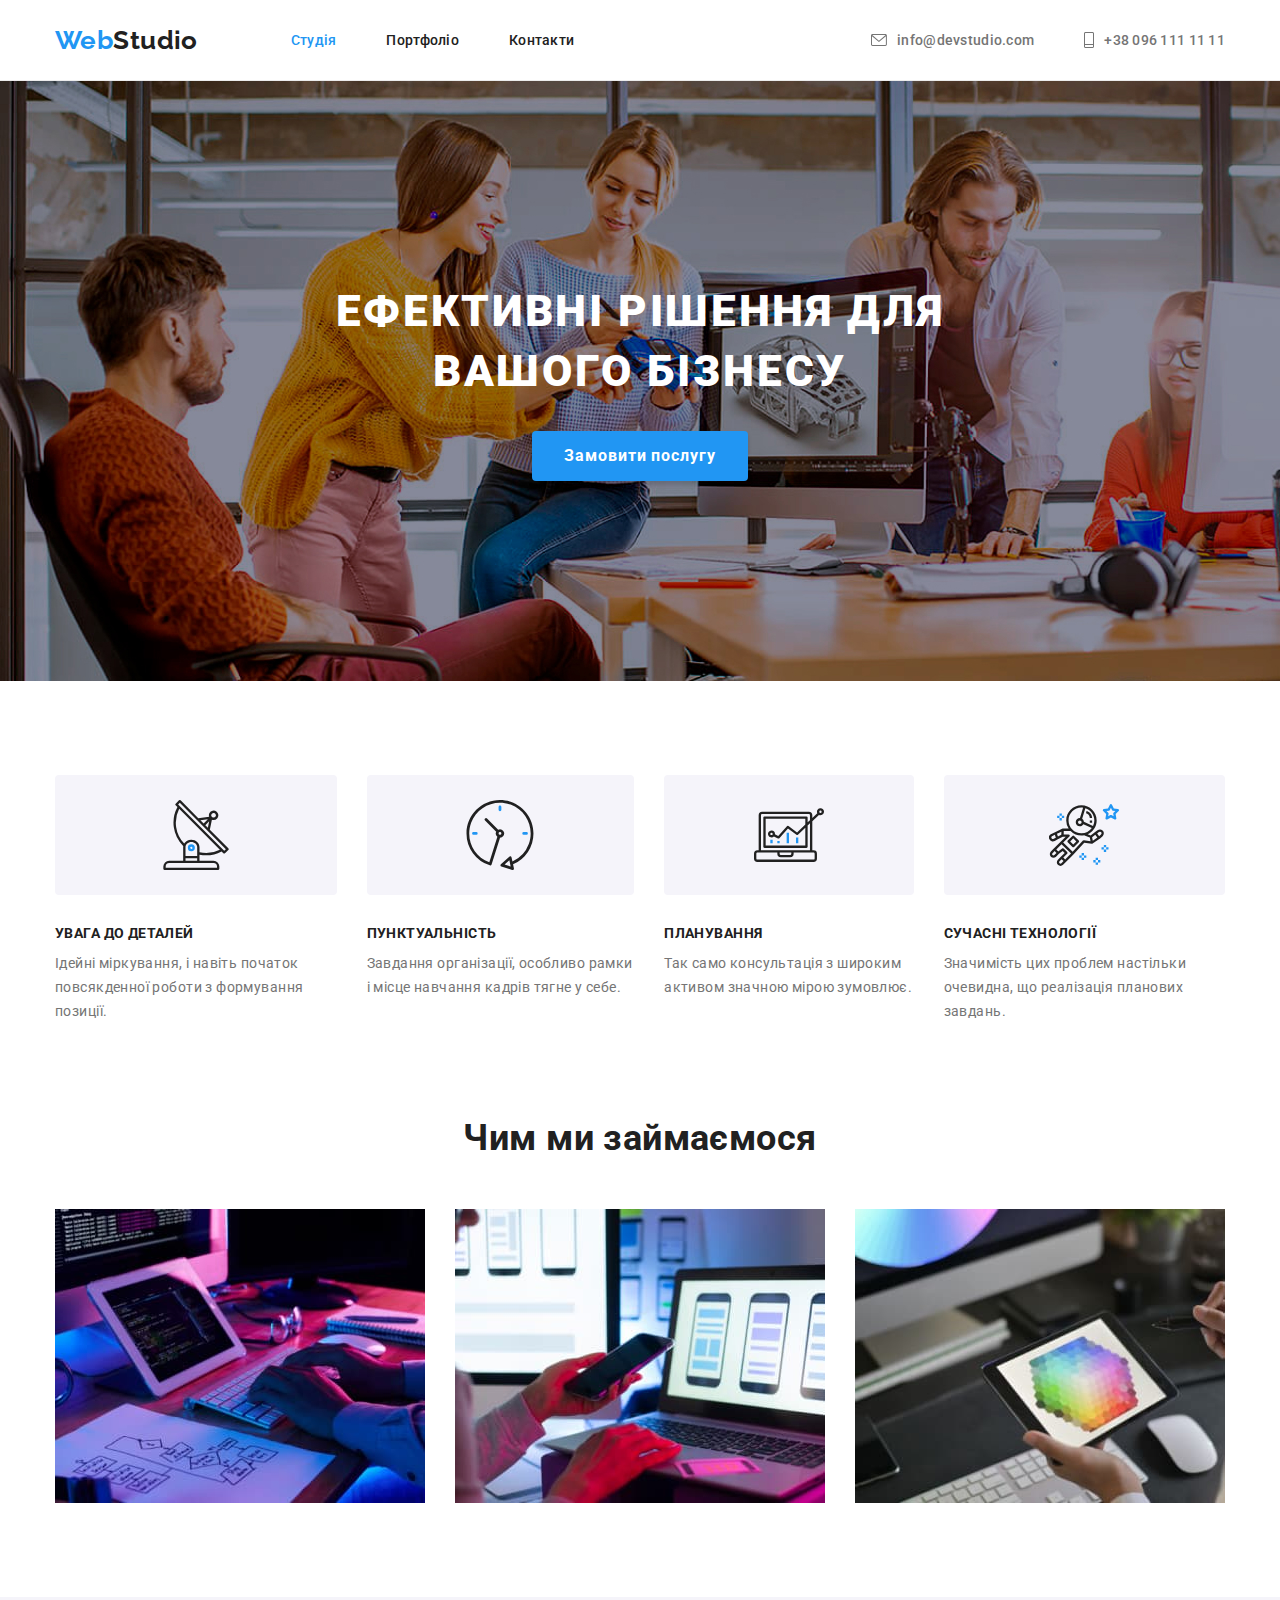
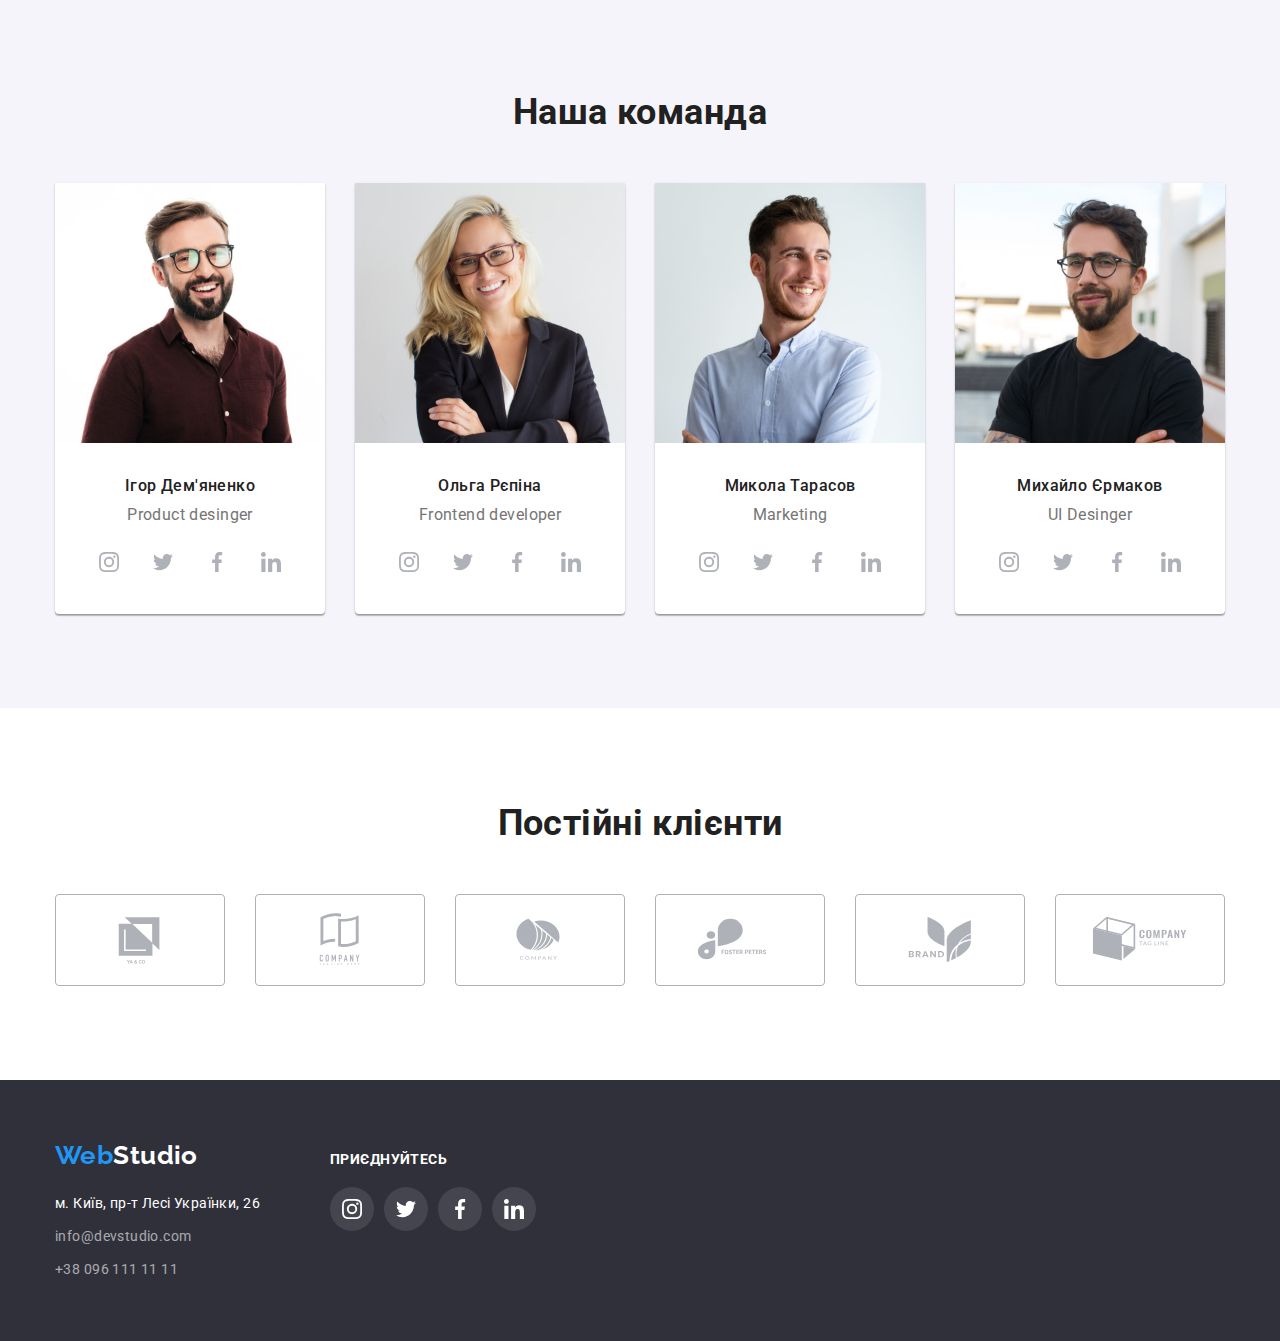
<file: index.html>
<!DOCTYPE html>
<html lang="uk">

<head>
  <meta charset="UTF-8">
  <meta http-equiv="X-UA-Compatible" content="IE=edge">
  <meta name="viewport" content="width=device-width, initial-scale=1.0">
  <!--- Modrn normalizer-->
  <link rel="stylesheet"
    href="https://cdnjs.cloudflare.com/ajax/libs/modern-normalize/1.0.0/modern-normalize.min.css" />
  <!--- Style -->
  <link rel="stylesheet"
    href="https://cdnjs.cloudflare.com/ajax/libs/modern-normalize/1.0.0/modern-normalize.min.css" />
  <link rel="stylesheet" type="text/css" href="./css/style.css">
  <!--- Fonts -->
  <link rel="preconnect" href="https://fonts.googleapis.com">
  <link rel="preconnect" href="https://fonts.gstatic.com" crossorigin>
  <link href="https://fonts.googleapis.com/css2?family=Raleway:wght@700&family=Roboto:wght@400;500;700;900&display=swap"
    rel="stylesheet">
  <title>Студія</title>
</head>

<body>
  <header id="top" class="header">
    <div class="container">
      <nav class="nav">
        <a href="index.html" class="logo"><span class="logo-span">Web</span>Studio</a>
        <ul class="nav-elements">
          <li>
            <a href="index.html" class="active nav-link">Студія</a>
          </li>
          <li>
            <a href="portfolio.html" class="nav-link">Портфоліо</a>
          </li>
          <li>
            <a href="#contacts" class="nav-link">Контакти</a>
          </li>
        </ul>
      </nav>
      <ul class="contacts-header">
        <li class="item">
          <a href="mailto:info@devstudio.com" class="contact-header nav-link">
            <svg width="16" height="12">
              <use href="./images/icons/symbol-defs.svg#icon-envelope-hover"></use>
            </svg>
            info@devstudio.com</a>
        </li>
        <li class="item">
          <a href="tel:+380961111111" class="contact-header nav-link">
            <svg width="10" height="16">
              <use href="./images/icons/symbol-defs.svg#icon-Vector"></use>
            </svg>
            +38 096 111 11 11</a>
        </li>
      </ul>
    </div>
  </header>
  <main>
    <div class="overlay">
      <section class="hero">
        <div class="container">
          <h1 class="hero-h1">Ефективні рішення для вашого бізнесу</h1>
          <button type="button" class="hero-btn">Замовити послугу</button>
        </div>
      </section>
    </div>
    <section class="section" id="studio">
      <div class="container">
        <h2 class="visually-hidden">Наші привелегії</h2>
        <ul class="fatures-list">
          <li>
            <div class="feature__wrp">
              <svg width="70" height="70">
                <use href="./images/icons/symbol-defs.svg#icon-antenna"></use>
              </svg>
            </div>
            <h3 class="feature-name">УВАГА ДО ДЕТАЛЕЙ</h3>
            <p class="feature-description">
              Ідейні міркування, і навіть початок повсякденної роботи з
              формування позиції.
            </p>
          </li>
          <li>
            <div class="feature__wrp">
              <svg width="70" height="70">
                <use href="./images/icons/symbol-defs.svg#icon-clock"></use>
              </svg>
            </div>
            <h3 class="feature-name">ПУНКТУАЛЬНІСТЬ</h3>
            <p class="feature-description">
              Завдання організації, особливо рамки і місце навчання кадрів
              тягне у себе.
            </p>
          </li>
          <li>
            <div class="feature__wrp">
              <svg width="70" height="70">
                <use href="./images/icons/symbol-defs.svg#icon-diagram"></use>
              </svg>
            </div>
            <h3 class="feature-name">ПЛАНУВАННЯ</h3>
            <p class="feature-description">
              Так само консультація з широким активом значною мірою зумовлює.
            </p>
          </li>
          <li>
            <div class="feature__wrp">
              <svg width="70" height="70">
                <use href="./images/icons/symbol-defs.svg#icon-astronaut"></use>
              </svg>
            </div>
            <h3 class="feature-name">СУЧАСНІ ТЕХНОЛОГІЇ</h3>
            <p class="feature-description">
              Значимість цих проблем настільки очевидна, що реалізація
              планових завдань.
            </p>
          </li>
        </ul>
      </div>
    </section>
    <section class="our-services section">
      <div class="container">
        <h2 class="section-title">Чим ми займаємося</h2>
        <ul class="services-list">
          <li class="service">
            <img src="./images/box-1.jpg" alt="Програмуємо" class="service-img" />
          </li>
          <li class="service">
            <img src="./images/box-2.jpg" alt="Робимо макети" class="service-img" />
          </li>
          <li class="service">
            <img src="./images/box-3.jpg" alt="Малюємо" class="service-img" />
          </li>
        </ul>
      </div>
    </section>
    <section class="team section" id="portfolio">
      <div class="container">
        <h2 class="section-title">Наша команда</h2>
        <ul class="team-list">
          <li class="team-element">
            <img src="./images/team-card-1.jpg" alt="Фото Ігоря Дем'яненко" class="team-img" width="270" height="260">
            <h3 class="team-name">Ігор Дем'яненко</h3>
            <p class="team-post">Product desinger</p>
            <ul class="social-links-list">
              <li class="item">
                <a href="">
                  <svg height="20px" width="20px">
                    <use href="./images/icons/symbol-defs.svg#icon-instagram"></use>
                  </svg>
                </a>
              </li>
              <li class="item">
                <a href="">
                  <svg height="20px" width="20px">
                    <use href="./images/icons/symbol-defs.svg#icon-twitter"></use>
                  </svg>
                </a>
              </li>
              <li class="item">
                <a href="">
                  <svg height="20px" width="20px">
                    <use href="./images/icons/symbol-defs.svg#icon-facebook"></use>
                  </svg>
                </a>
              </li>
              <li class="item">
                <a href="">
                  <svg height="20px" width="20px">
                    <use href="./images/icons/symbol-defs.svg#icon-linkedin"></use>
                  </svg>
                </a>
              </li>
            </ul>
          </li>
          <li class="team-element">
            <img src="./images/team-card-2.jpg" alt="Фото Ольги Рєпіної" class="team-img" width="270" height="260">
            <h3 class="team-name">Ольга Рєпіна</h3>
            <p class="team-post">Frontend developer</p>
            <ul class="social-links-list">
              <li class="item">
                <a href="">
                  <svg height="20px" width="20px">
                    <use href="./images/icons/symbol-defs.svg#icon-instagram"></use>
                  </svg>
                </a>
              </li>
              <li class="item">
                <a href="">
                  <svg height="20px" width="20px">
                    <use href="./images/icons/symbol-defs.svg#icon-twitter"></use>
                  </svg>
                </a>
              </li>
              <li class="item">
                <a href="">
                  <svg height="20px" width="20px">
                    <use href="./images/icons/symbol-defs.svg#icon-facebook"></use>
                  </svg>
                </a>
              </li>
              <li class="item">
                <a href="">
                  <svg height="20px" width="20px">
                    <use href="./images/icons/symbol-defs.svg#icon-linkedin"></use>
                  </svg>
                </a>
              </li>
            </ul>
          </li>
          <li class="team-element">
            <img src="./images/team-card-3.jpg" alt="Фото Миколи Тарасова" class="team-img" width="270" height="260">
            <h3 class="team-name"> Микола Тарасов</h3>
            <p class="team-post">Marketing</p>
            <ul class="social-links-list">
              <li class="item">
                <a href="">
                  <svg height="20px" width="20px">
                    <use href="./images/icons/symbol-defs.svg#icon-instagram"></use>
                  </svg>
                </a>
              </li>
              <li class="item">
                <a href="">
                  <svg height="20px" width="20px">
                    <use href="./images/icons/symbol-defs.svg#icon-twitter"></use>
                  </svg>
                </a>
              </li>
              <li class="item">
                <a href="">
                  <svg height="20px" width="20px">
                    <use href="./images/icons/symbol-defs.svg#icon-facebook"></use>
                  </svg>
                </a>
              </li>
              <li class="item">
                <a href="">
                  <svg height="20px" width="20px">
                    <use href="./images/icons/symbol-defs.svg#icon-linkedin"></use>
                  </svg>
                </a>
              </li>
            </ul>
          </li>
          <li class="team-element">
            <img src="./images/team-card-4.jpg" alt="Фото Михайла Єрмаков" class="team-img" width="270" height="260">
            <h3 class="team-name">Михайло Єрмаков</h3>
            <p class="team-post">UI Desinger</p>
            <ul class="social-links-list">
              <li class="item">
                <a href="">
                  <svg height="20px" width="20px">
                    <use href="./images/icons/symbol-defs.svg#icon-instagram"></use>
                  </svg>
                </a>
              </li>
              <li class="item">
                <a href="">
                  <svg height="20px" width="20px">
                    <use href="./images/icons/symbol-defs.svg#icon-twitter"></use>
                  </svg>
                </a>
              </li>
              <li class="item">
                <a href="">
                  <svg height="20px" width="20px">
                    <use href="./images/icons/symbol-defs.svg#icon-facebook"></use>
                  </svg>
                </a>
              </li>
              <li class="item">
                <a href="">
                  <svg height="20px" width="20px">
                    <use href="./images/icons/symbol-defs.svg#icon-linkedin"></use>
                  </svg>
                </a>
              </li>
            </ul>
          </li>
        </ul>
      </div>
    </section>
    <section class="section">
      <h2 class=" section-title">Постійні клієнти</h2>
      <ul class="clients-list">
        <li class="item">
          <a href="">
            <svg>
              <use href="./images/icons/symbol-defs.svg#icon-Logo"></use>
            </svg>
          </a>
        </li>
        <li class="item">
          <a href="">
            <svg>
              <use href="./images/icons/symbol-defs.svg#icon-Logo-1"></use>
            </svg>
          </a>
        </li>
        <li class="item">
          <a href="">
            <svg>
              <use href="./images/icons/symbol-defs.svg#icon-Logo-2"></use>
            </svg>
          </a>
        </li>
        <li class="item">
          <a href="">
            <svg>
              <use href="./images/icons/symbol-defs.svg#icon-Logo-3"></use>
            </svg>
          </a>
        </li>
        <li class="item">
          <a href="">
            <svg>
              <use href="./images/icons/symbol-defs.svg#icon-Logo-4"></use>
            </svg>
          </a>
        </li>
        <li class="item">
          <a href="">
            <svg>
              <use href="./images/icons/symbol-defs.svg#icon-Logo-5"></use>
            </svg>
          </a>
        </li>
      </ul>
    </section>
    </div>
  </main>
  <footer id="contacts" class="footer">
    <div class="container">
      <div class="wrapper">
        <a href="index.html" class="logo"><span class="logo-span">Web</span>Studio</a>
        <address>
          <ul class="footer-list">
            <a href="https://goo.gl/maps/QiQsdTo4LieZQjPv9" class="address-footer nav-link">м. Київ,
              пр-т
              Лесі
              Українки, 26</a>
            </li>
            <li>
              <a href="mailto:info@devstudio.com" class="contacts-footer nav-link">info@devstudio.com</a>
            </li>
            <li>
              <a href="tel:+380961111111" class="contacts-footer nav-link">+38 096 111 11 11</a>
            </li>
          </ul>
        </address>
        </div>
        <div class="wrapper">
        <p class="text-footer">приєднуйтесь</p>
        <ul class="social-links-list">
          <li class="item">
            <a href="">
              <svg height="20px" width="20px">
                <use href="./images/icons/symbol-defs.svg#icon-instagram"></use>
              </svg>
            </a>
          </li>
          <li class="item">
            <a href="">
              <svg height="20px" width="20px">
                <use href="./images/icons/symbol-defs.svg#icon-twitter"></use>
              </svg>
            </a>
          </li>
          <li class="item">
            <a href="">
              <svg height="20px" width="20px">
                <use href="./images/icons/symbol-defs.svg#icon-facebook"></use>
              </svg>
            </a>
          </li>
          <li class="item">
            <a href="">
              <svg height="20px" width="20px">
                <use href="./images/icons/symbol-defs.svg#icon-linkedin"></use>
              </svg>
            </a>
          </li>
        </ul>
    </div>
    </div>
  </footer>
</body>

</html>
</file>
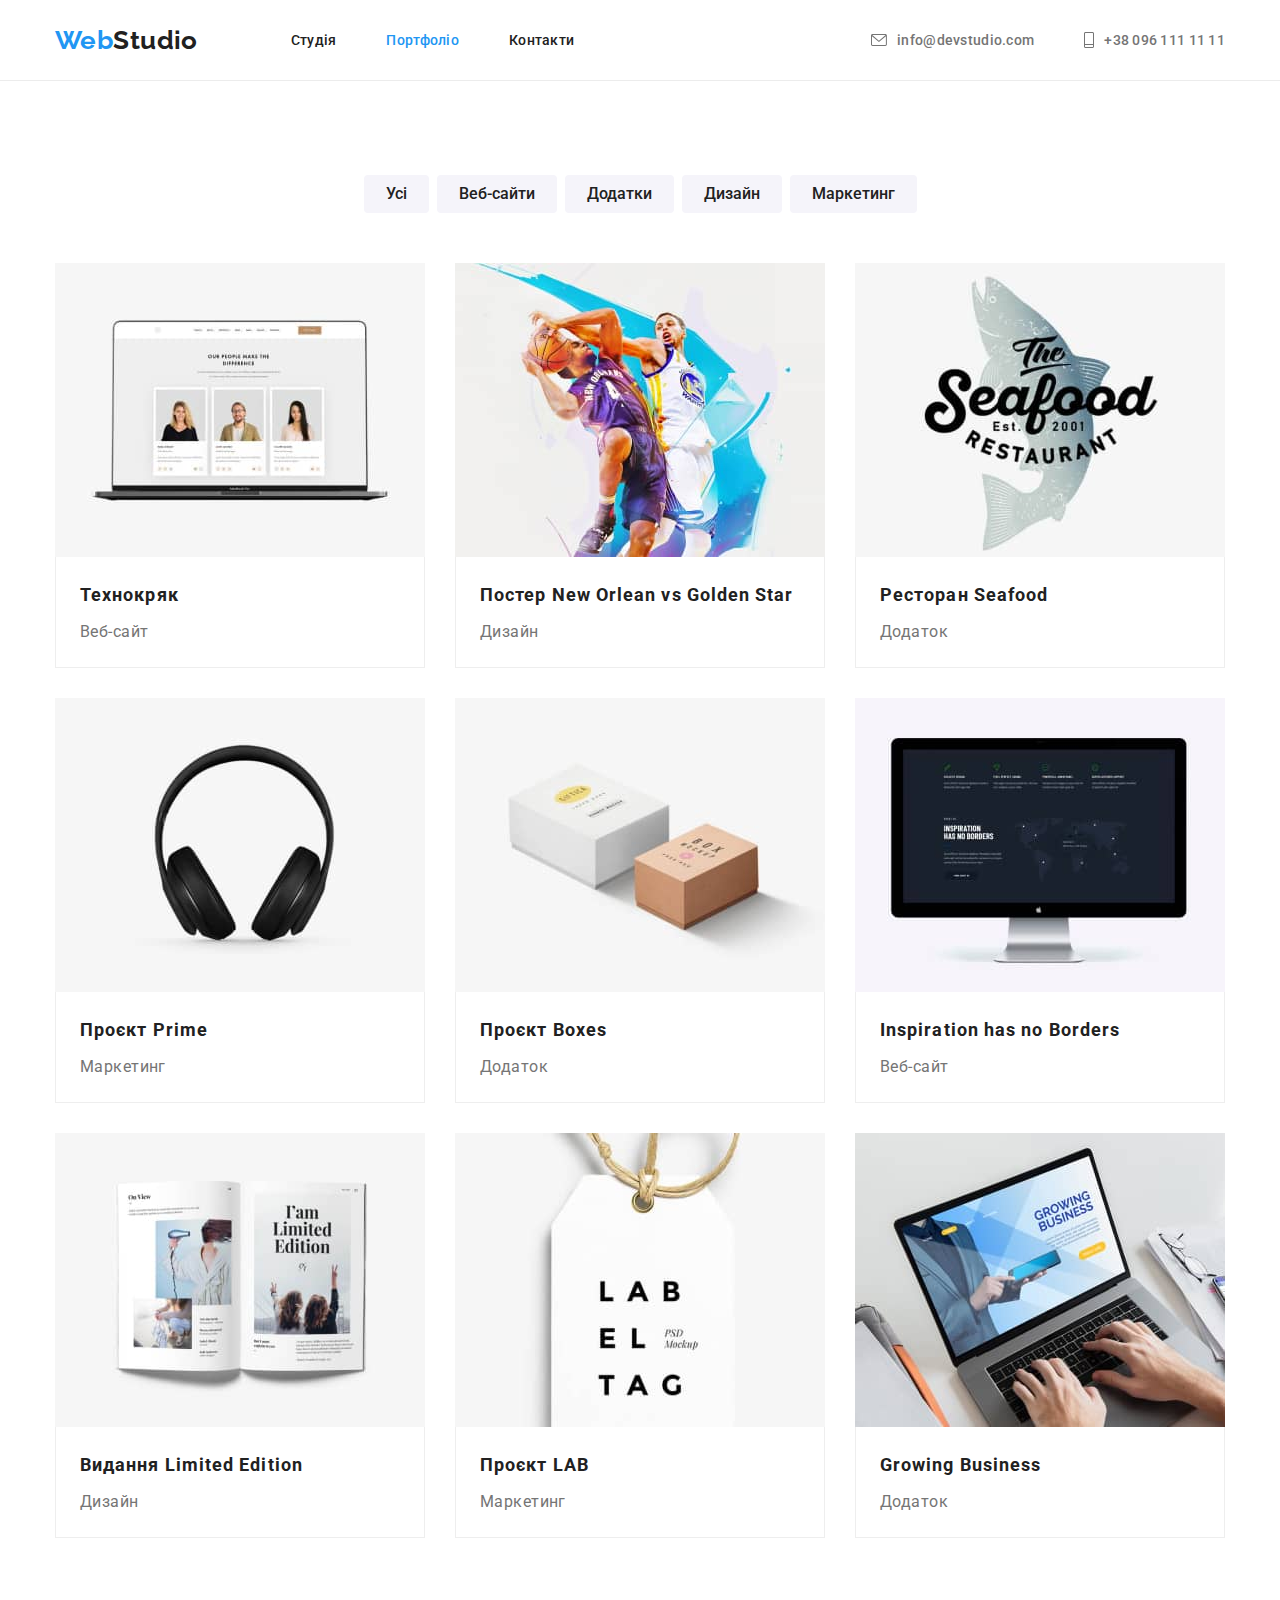
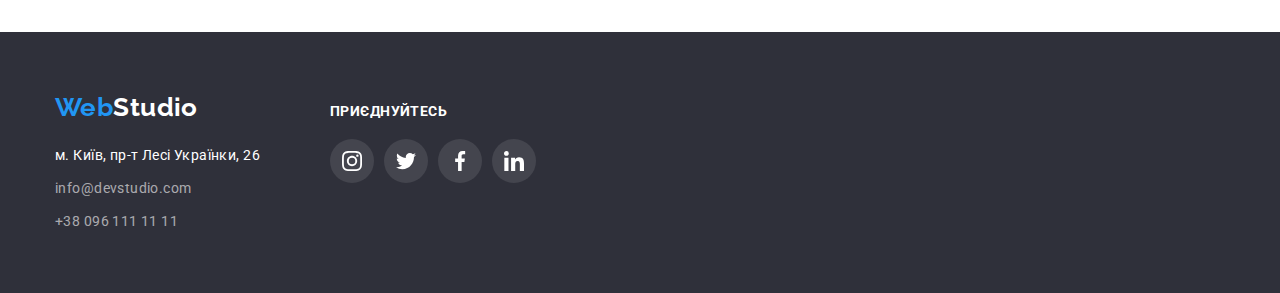
<file: portfolio.html>
<!DOCTYPE html>
<html lang="uk">

<head>
   <meta charset="UTF-8">
   <meta http-equiv="X-UA-Compatible" content="IE=edge">
   <meta name="viewport" content="width=device-width, initial-scale=1.0">
   <!--- Modrn normalizer-->
   <link rel="stylesheet"
      href="https://cdnjs.cloudflare.com/ajax/libs/modern-normalize/1.0.0/modern-normalize.min.css" />
   <!--- Style -->
   <link rel="stylesheet"
      href="https://cdnjs.cloudflare.com/ajax/libs/modern-normalize/1.0.0/modern-normalize.min.css" />
   <link rel="stylesheet" type="text/css" href="./css/style.css">
   <!--- Fonts -->
   <link rel="preconnect" href="https://fonts.googleapis.com">
   <link rel="preconnect" href="https://fonts.gstatic.com" crossorigin>
   <link
      href="https://fonts.googleapis.com/css2?family=Raleway:wght@700&family=Roboto:wght@400;500;700;900&display=swap"
      rel="stylesheet">
   <title>Портфоліо</title>
</head>

<body>
   <header id="top" class="header">
      <div class="container">
         <nav class="nav">
            <a href="index.html" class="logo"><span class="logo-span">Web</span>Studio</a>
            <ul class="nav-elements">
               <li>
                  <a href="index.html" class="nav-link">Студія</a>
               </li>
               <li>
                  <a href="portfolio.html" class="active nav-link">Портфоліо</a>
               </li>
               <li>
                  <a href="#contacts" class="nav-link">Контакти</a>
               </li>
            </ul>
         </nav>
         <ul class="contacts-header">
            <li class="item">
               <a href="mailto:info@devstudio.com" class="contact-header nav-link">
                  <svg width="16" height="12">
                     <use href="./images/icons/symbol-defs.svg#icon-envelope-hover"></use>
                  </svg>
                  info@devstudio.com</a>
            </li>
            <li class="item">
               <a href="tel:+380961111111" class="contact-header nav-link">
                  <svg width="10" height="16">
                     <use href="./images/icons/symbol-defs.svg#icon-Vector"></use>
                  </svg>
                  +38 096 111 11 11</a>
            </li>
         </ul>
      </div>
   </header>
   <main>
      <section class="section">
         <div class="container">
            <h1 class="visually-hidden">Наші роботи</h1>
            <ul class="filter-list">
               <li>
                  <button type="button" class="filter-btn">Усі</button>
               </li>
               <li>
                  <button type="button" class="filter-btn">Веб-сайти</button>
               </li>
               <li>
                  <button type="button" class="filter-btn">Додатки</button>
               </li>
               <li>
                  <button type="button" class="filter-btn">Дизайн</button>
               </li>
               <li>
                  <button type="button" class="filter-btn">Маркетинг</button>
               </li>
            </ul>
            <ul class="product-list">
               <li class="item">
                  <a href="">
                     <img src="./images/technocrack.jpg" alt="Веб-сайт Технокряк" class="product-img">
                     <div class="product-wrp">
                        <h2 class="product-name">Технокряк</h2>
                        <p class="product-type">Веб-сайт</p>
                     </div>
                  </a>
               </li>
               <li class="item">
                  <a href="">
                     <img src="./images/poster.jpg" alt="Постер New Orlean vs Golden Star" class="product-img">
                     <div class="product-wrp">
                        <h2 class="product-name">Постер New Orlean vs Golden Star</h2>
                        <p class="product-type">Дизайн</p>
                     </div>
                  </a>
               </li>
               <li class="item">
                  <a href="">
                     <img src="./images/seafood.jpg" alt="" class="product-img">
                     <div class="product-wrp">
                        <h2 class="product-name">Ресторан Seafood</h2>
                        <p class="product-type">Додаток</p>
                     </div>
                  </a>
               </li>
               <li class="item">
                  <a href="">
                     <img src="./images/prime.jpg" alt="" class="product-img">
                     <div class="product-wrp">
                        <h2 class="product-name">Проєкт Prime</h2>
                        <p class="product-type">Маркетинг</p>
                     </div>
                  </a>
               </li>
               <li class="item">
                  <a href="">
                     <img src="./images/boxes.jpg" alt="" class="product-img">
                     <div class="product-wrp">
                        <h2 class="product-name">Проєкт Boxes</h2>
                        <p class="product-type">Додаток</p>
                     </div>
                  </a>
               </li>
               <li class="item">
                  <a href="">
                     <img src="./images/InspirationhasnoBorders.jpg" alt="" class="product-img">
                     <div class="product-wrp">
                        <h2 class="product-name">Inspiration has no Borders</h2>
                        <p class="product-type">Веб-сайт</p>
                     </div>
                  </a>
               </li>
               <li class="item">
                  <a href="">
                     <img src="./images/limitededition.jpg" alt="" class="product-img">
                     <div class="product-wrp">
                        <h2 class="product-name">Видання Limited Edition</h2>
                        <p class="product-type">Дизайн</p>
                     </div>
                  </a>
               </li>
               <li class="item">
                  <a href="">
                     <img src="./images/lab.jpg" alt="" class="product-img">
                     <div class="product-wrp">
                        <h2 class="product-name">Проєкт LAB</h2>
                        <p class="product-type">Маркетинг</p>
                     </div>
                  </a>
               </li>
               <li class="item">
                  <a href="">
                     <img src="./images/growingbuisness.jpg" alt="" class="product-img">
                     <div class="product-wrp">
                        <h2 class="product-name">Growing Business</h2>
                        <p class="product-type">Додаток</p>
                     </div>
                  </a>
               </li>
            </ul>
         </div>
      </section>
   </main>
<footer id="contacts" class="footer">
   <div class="container">
      <div class="wrapper">
         <a href="index.html" class="logo"><span class="logo-span">Web</span>Studio</a>
         <address>
            <ul class="footer-list">
               <a href="https://goo.gl/maps/QiQsdTo4LieZQjPv9" class="address-footer nav-link">м. Київ,
                  пр-т
                  Лесі
                  Українки, 26</a>
               </li>
               <li>
                  <a href="mailto:info@devstudio.com" class="contacts-footer nav-link">info@devstudio.com</a>
               </li>
               <li>
                  <a href="tel:+380961111111" class="contacts-footer nav-link">+38 096 111 11 11</a>
               </li>
            </ul>
         </address>
      </div>
      <div class="wrapper">
         <p class="text-footer">приєднуйтесь</p>
         <ul class="social-links-list">
            <li class="item">
               <a href="">
                  <svg height="20px" width="20px">
                     <use href="./images/icons/symbol-defs.svg#icon-instagram"></use>
                  </svg>
               </a>
            </li>
            <li class="item">
               <a href="">
                  <svg height="20px" width="20px">
                     <use href="./images/icons/symbol-defs.svg#icon-twitter"></use>
                  </svg>
               </a>
            </li>
            <li class="item">
               <a href="">
                  <svg height="20px" width="20px">
                     <use href="./images/icons/symbol-defs.svg#icon-facebook"></use>
                  </svg>
               </a>
            </li>
            <li class="item">
               <a href="">
                  <svg height="20px" width="20px">
                     <use href="./images/icons/symbol-defs.svg#icon-linkedin"></use>
                  </svg>
               </a>
            </li>
         </ul>
      </div>
   </div>
</footer>
</body>

</html>
</file>
<file: css/style.css>
:root {
  --main-text-cl: #212121;
  --btn-bg-cl: #f5f4fa;
  --btn-bg-cl-hover: #2196f3;
  --btn-cl-hover: #fff;
  --secondary-text-cl: #757575;
  --secondary-bg-cl: #2f303a;
  --footer-mail-tel-cl: #ffffff99;
  --ourteam-bg-cl: #f5f4fa;
  --border-cl: #eee;
  --social-links-cl: #afb1b8;
}

/* !default styles*/

body {
  color: var(--main-text-cl);
  background-color: var(--btn-cl-hover);

  font-family: Roboto, Raleway, sans-serif;
  font-size: 14px;
  letter-spacing: 0.03em;
}

/* !Style normalazing user*/
ul {
  padding: 0;
  margin: 0;
  list-style: none;
}

h1,
h2,
h3,
h4,
h5,
h6,
p {
  margin: 0;
  padding: 0;
}

a {
  text-decoration: none;
  color: inherit;
}

li {
  padding: 0;
  margin: 0;
}

button {
  border: none;
  color: inherit;
  cursor: pointer;
  padding: 0;
  margin: 0;
  text-align: center;
  font-family: inherit;
}

/* !GENERAL */

/* class which hide something */
.visually-hidden {
  position: absolute;
  white-space: nowrap;
  width: 1px;
  height: 1px;
  overflow: hidden;
  border: 0;
  padding: 0;
  clip: rect(0 0 0 0);
  clip-path: inset(50%);
  margin: -1px;
}

/* container */
.container {
  width: 1200px;
  padding-left: 15px;
  padding-right: 15px;
  margin: auto;
}

.section {
  padding: 94px 0;
}

/* !LOGOTYPE */

.logo {
  font-family: "Raleway";
  font-weight: 700;
  font-size: 26px;
  line-height: calc(31 / 26);
}

.logo-span {
  color: var(--btn-bg-cl-hover);
}

/* !SOCIAL LINKS PANEL */

/* general list of social-links */
.social-links-list {
  display: flex;
  gap: 10px;
  justify-content: center;
  margin-bottom: 30px;
}

/* item in list of social-links  */
ul.social-links-list li.item {
  width: 44px;
  height: 44px;
  border-radius: 50%;
}

/* svg in item */
ul.social-links-list li.item svg {
  fill: var(--svg-cl);
  display: block;
}

ul.social-links-list a {
  max-width: 100%;
  min-height: 100%;
  display: flex;
  justify-content: center;
  align-items: center;
}

/* svg in item :hover */
ul.social-links-list li.item:hover svg {
  fill: var(--svg-cl-hover);
}

/* item in list of social-links :hover */
ul.social-links-list li.item:hover {
  background-color: var(--cl-hover);
}

/* !HEADER */

.header {
  border-bottom: 1px solid #ececec;
}

/* configure fo header container */
.header .container {
  display: flex;
}

/* navigation in header */
.header nav.nav {
  display: flex;
  align-items: center;
}

/* text color on active page */
.header .nav .active {
  color: var(--btn-bg-cl-hover);
}

/* elements in navigation*/
.header ul.nav-elements {
  margin-left: 93px;
  display: flex;
  gap: 50px;
}

/* links isn navigation */
.header .nav-link {
  display: block;
  padding-top: 32px;
  padding-bottom: 32px;
  font-weight: 500;
  line-height: calc(16 / 14);
  letter-spacing: 0.02em;
}

/* links in navigation hover/active*/
a.nav-link:hover,
a.nav-link:focus {
  color: var(--btn-bg-cl-hover);
}

/* list with contacts in header */
.header ul.contacts-header {
  margin-left: auto;
  display: flex;
  gap: 50px;
}

/* item in list with contacts in header */
.header .contacts-header a.contact-header {
  color: var(--secondary-text-cl);
  display: flex;
  align-items: center;
}

/* item in list with contacts in header :hover*/
ul.contacts-header a.contact-header:hover {
  color: var(--btn-bg-cl-hover);
}

/* item in list with contacts in header :hover*/
a.contact-header svg {
  fill: currentColor;
  margin-right: 10px;
}

/* !PORTFOLIO */

/* Filter list */
.filter-list {
  display: flex;
  margin: auto;
  gap: 8px;
  justify-content: center;
  padding: 0;
  margin-bottom: 50px;
}

/* Filter Button */
.filter-btn {
  background-color: var(--btn-bg-cl);
  font-weight: 500;
  font-size: 16px;
  line-height: calc(26 / 16);
  border-radius: 4px;
  padding: 6px 22px;
}

/* filter button hover/active */
.filter-btn:hover,
.filter-btn:focus {
  background-color: var(--btn-bg-cl-hover);
  color: var(--btn-cl-hover);
  box-shadow: 0px 3px 1px rgba(0, 0, 0, 0.1), 0px 1px 2px rgba(0, 0, 0, 0.08),
    0px 2px 2px rgba(0, 0, 0, 0.12);
}

/* list with products */
.product-list {
  display: flex;
  width: 1170px;
  flex-wrap: wrap;
  gap: 30px;
}

/* Every product in product-list */
ul.product-list li.item {
  width: 370px;
}

ul.product-list li.item a{
  display: block;
}


/* Every product in product-list :hover */
ul.product-list li.item a:hover {
  box-shadow: 0px 1px 1px rgba(0, 0, 0, 0.12), 0px 4px 4px rgba(0, 0, 0, 0.06),
    1px 4px 6px rgba(0, 0, 0, 0.16);
}

/* Image in product */
li.item img.product-img {
  display: block;
  max-width: 100%;
  height: auto;
}

/* wraper with text in product */
li.item div.product-wrp {
  padding: 20px 24px;
  border-bottom: 1px solid var(--border-cl);
  border-right: 1px solid var(--border-cl);
  border-left: 1px solid var(--border-cl);
}

/* text with name of product */
.product-name {
  font-weight: 700;
  font-size: 18px;
  line-height: calc(36 / 18);
  letter-spacing: 0.06em;
  margin-bottom: 4px;
}

/* text with type of product */
.product-type {
  color: var(--secondary-text-cl);
  font-size: 16px;
  line-height: calc(30 / 16);
}

/* !STUDIO */

section.hero {
  background-image: url("../images/background/hero-background.jpg");
  background-repeat: no-repeat;
  background-size: cover;
  padding: 200px 0;
  max-width: 1600px;
  margin: auto; 
}

/* text "Ефективні рішення для вашого бізнесу" */
.hero .hero-h1 {
  font-weight: 900;
  font-size: 44px;
  line-height: calc(60 / 44);
  text-align: center;
  letter-spacing: 0.06em;
  text-transform: uppercase;
  color: var(--btn-cl-hover);
  width: 696px;
  margin: auto;
  margin-bottom: 30px;
}

/* button in hero */
.hero .hero-btn {
  font-weight: 700;
  font-size: 16px;
  line-height: calc(30 / 16);
  letter-spacing: 0.06em;
  background-color: var(--btn-bg-cl-hover);
  color: var(--btn-cl-hover);
  padding: 10px 32px;
  display: flex;
  margin: auto;
  border-radius: 4px;
  box-shadow: 0px 4px 4px rgba(0, 0, 0, 0.15);
}

/* list with features */
.fatures-list {
  display: flex;
  gap: 30px;
  width: 1170px;
  margin: auto;
}

/* wrapper of feature svg */
.feature__wrp {
  display: flex;
  align-items: center;
  justify-content: center;
  max-width: 100%;
  height: 120px;
  margin-bottom: 30px;
  background-color: var(--btn-bg-cl);
  border-radius: 4px;
}

/* name of feature */
.feature-name {
  font-weight: 700;
  line-height: calc(16 / 14);
  text-transform: uppercase;
  font-size: inherit;
  margin-bottom: 10px;
}

/* description of feature */
.feature-description {
  line-height: calc(24 / 14);
  color: var(--secondary-text-cl);
}

/* special configure for section */
.our-services.section {
  padding-top: 0;
}

/* main title in sections */
.section-title {
  margin-bottom: 50px;
  font-weight: 700;
  font-size: 36px;
  line-height: calc(42 / 36);
  text-align: center;
}

/* least of services */
.services-list {
  display: flex;
  gap: 30px;
  width: 1170px;
  margin: auto;
}

/* item in services-list */
.service {
  width: calc((100% - (30px * 2)) / 3);
}

/* img in list of services */
.service-img {
  display: block;
  max-width: 100%;
}

/* special configure for section */
.team.section {
  margin-bottom: 0;
  background-color: var(--ourteam-bg-cl);
}

/* list of team */
.team-list {
  display: flex;
  gap: 30px;
  width: 1170px;
  margin: auto;
}

/* team-list item */
.team-element {
  box-shadow: 0px 1px 3px rgba(0, 0, 0, 0.12), 0px 1px 1px rgba(0, 0, 0, 0.14),
    0px 2px 1px rgba(0, 0, 0, 0.2);
  border-radius: 0px 0px 4px 4px;
  background-color: var(--btn-cl-hover);
  max-width: calc((100% - (30px * 3)) / 4);
  --cl-hover: var(--btn-bg-cl-hover);
  --svg-cl-hover: var(--btn-cl-hover);
  --svg-cl: var(--social-links-cl);
}

/* image in team-list item */
.team-img {
  width: 100%;
}

/* name in team-list item */
.team-name {
  font-weight: 500;
  font-size: 16px;
  line-height: calc(19 / 16);
  text-align: center;
  margin-top: 30px;
  margin-bottom: 10px;
}

/* post in team-list item */
.team-post {
  font-size: 16px;
  line-height: calc(19 / 16);
  text-align: center;
  color: var(--secondary-text-cl);
  margin-bottom: 16px;
}

/* list with our clients */
ul.clients-list {
  display: flex;
  gap: 30px;
  justify-content: center;
}

/* item in list with our clients */
ul.clients-list li.item {
  fill: var(--social-links-cl);
  height: 92px;
  width: 170px;
  display: flex;
  justify-content: center;
  align-items: center;
  border: 1px solid var(--social-links-cl);
  border-radius: 4px;
}

/* svg client logo */
ul.clients-list li.item svg {
  fill: var(--social-links-cl);
  max-width: 106px;
  max-height: 60px;
  display: block;
}

/* item in list with our clients :hover */
ul.clients-list li.item:hover {
  border: 1px solid var(--btn-bg-cl-hover);
}

/* svg :hover */
ul.clients-list li.item:hover svg {
  fill: var(--btn-bg-cl-hover);
}

/* !FOOTER */

.footer {
  background-color: var(--secondary-bg-cl);
  padding: 60px 0;
  --cl-hover: var(--btn-bg-cl-hover);
  --svg-cl-hover: var(--btn-cl-hover);
  --svg-cl: var(--btn-cl-hover);
}

/* custom container for footer */
.footer .container {
  display: flex;
  gap: 70px;
  align-items: baseline;
}

/* wrapper of footer content */
.footer-wrp {
  display: flex;
  gap: 70px;
  align-items: center;
}

/* logo in footer */
.footer a.logo {
  margin-bottom: 20px;
  display: block;
  color: var(--btn-cl-hover);
}

/* list in footer for address */
.footer ul.footer-list {
  display: flex;
  flex-direction: column;
  gap: 9px;
}

/* addres */
.address-footer {
  line-height: calc(24 / 14);
  font-style: normal;
  color: var(--btn-cl-hover);
}

/* mail and phone number footer */
a.contacts-footer {
  font-style: normal;
  line-height: calc(24 / 14);
  color: var(--footer-mail-tel-cl);
}

/* text "ПРИЄДНУЙТЕСЬ" */
.footer p.text-footer {
  text-transform: uppercase;
  font-weight: 700;
  color: var(--btn-cl-hover);
  font-size: 14px;
  margin-bottom: 20px;
}

/* item of social-links in footer */
.footer .social-links-list .item {
  background-color: rgba(255, 255, 255, 0.1);
}
</file>
